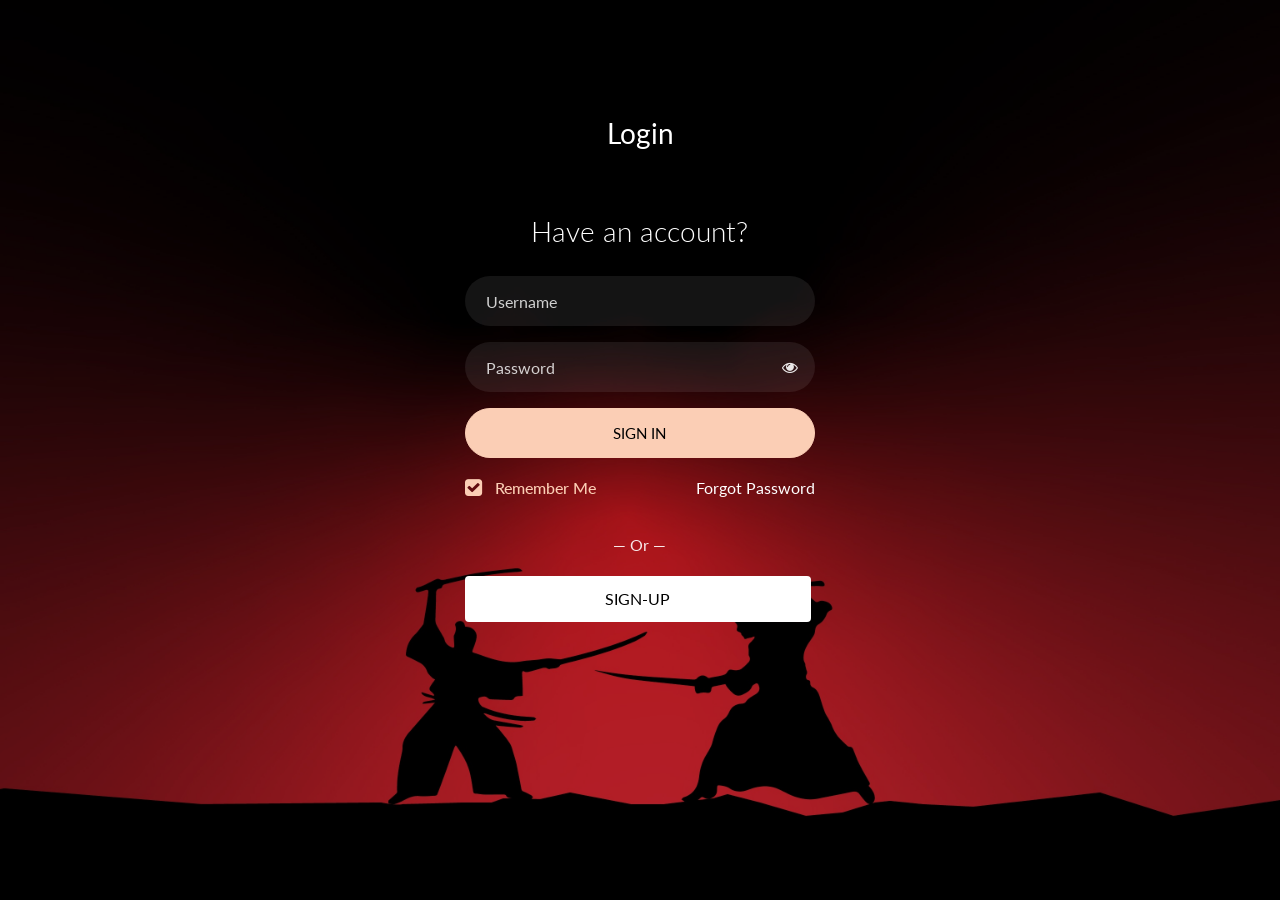
<file: login/index.html>
<!doctype html>
<html lang="en">
  <head>
  	<title>Login 10</title>
    <meta charset="utf-8">
    <meta name="viewport" content="width=device-width, initial-scale=1, shrink-to-fit=no">

	<link href="https://fonts.googleapis.com/css?family=Lato:300,400,700&display=swap" rel="stylesheet">

	<link rel="stylesheet" href="https://stackpath.bootstrapcdn.com/font-awesome/4.7.0/css/font-awesome.min.css">
	
	<link rel="stylesheet" href="css/style.css">

	</head>
	<body class="img js-fullheight" style="background-image: url(images/fight.jpg);">
	<section class="ftco-section">
		<div class="container">
			<div class="row justify-content-center">
				<div class="col-md-6 text-center mb-5">
					<h2 class="heading-section">Login </h2>
				</div>
			</div>
			<div class="row justify-content-center">
				<div class="col-md-6 col-lg-4">
					<div class="login-wrap p-0">
		      	<h3 class="mb-4 text-center">Have an account?</h3>
		      	<form action="#" class="signin-form">
		      		<div class="form-group">
		      			<input type="text" class="form-control" placeholder="Username" required>
		      		</div>
	            <div class="form-group">
	              <input id="password-field" type="password" class="form-control" placeholder="Password" required>
	              <span toggle="#password-field" class="fa fa-fw fa-eye field-icon toggle-password"></span>
	            </div>
	            <div class="form-group">
	            	<button type="submit" class="form-control btn btn-primary submit px-3">Sign In</button>
	            </div>
	            <div class="form-group d-md-flex">
	            	<div class="w-50">
		            	<label class="checkbox-wrap checkbox-primary">Remember Me
									  <input type="checkbox" checked>
									  <span class="checkmark"></span>
									</label>
								</div>
								<div class="w-50 text-md-right">
									<a href="#" style="color: #fff">Forgot Password</a>
								</div>
	            </div>
	          </form>
	          <p class="w-100 text-center">&mdash; Or &mdash;</p>
	          <div class="social d-flex text-center">
	          	<a href="signup.html" class="px-2 py-2 mr-md-1 rounded">	 SIGN-UP</SIGN-UP></a>
	          	
	          </div>
		      </div>
				</div>
			</div>
		</div>
	</section>

	<script src="js/jquery.min.js"></script>
  <script src="js/popper.js"></script>
  <script src="js/bootstrap.min.js"></script>
  <script src="js/main.js"></script>

	</body>
</html>
</file>
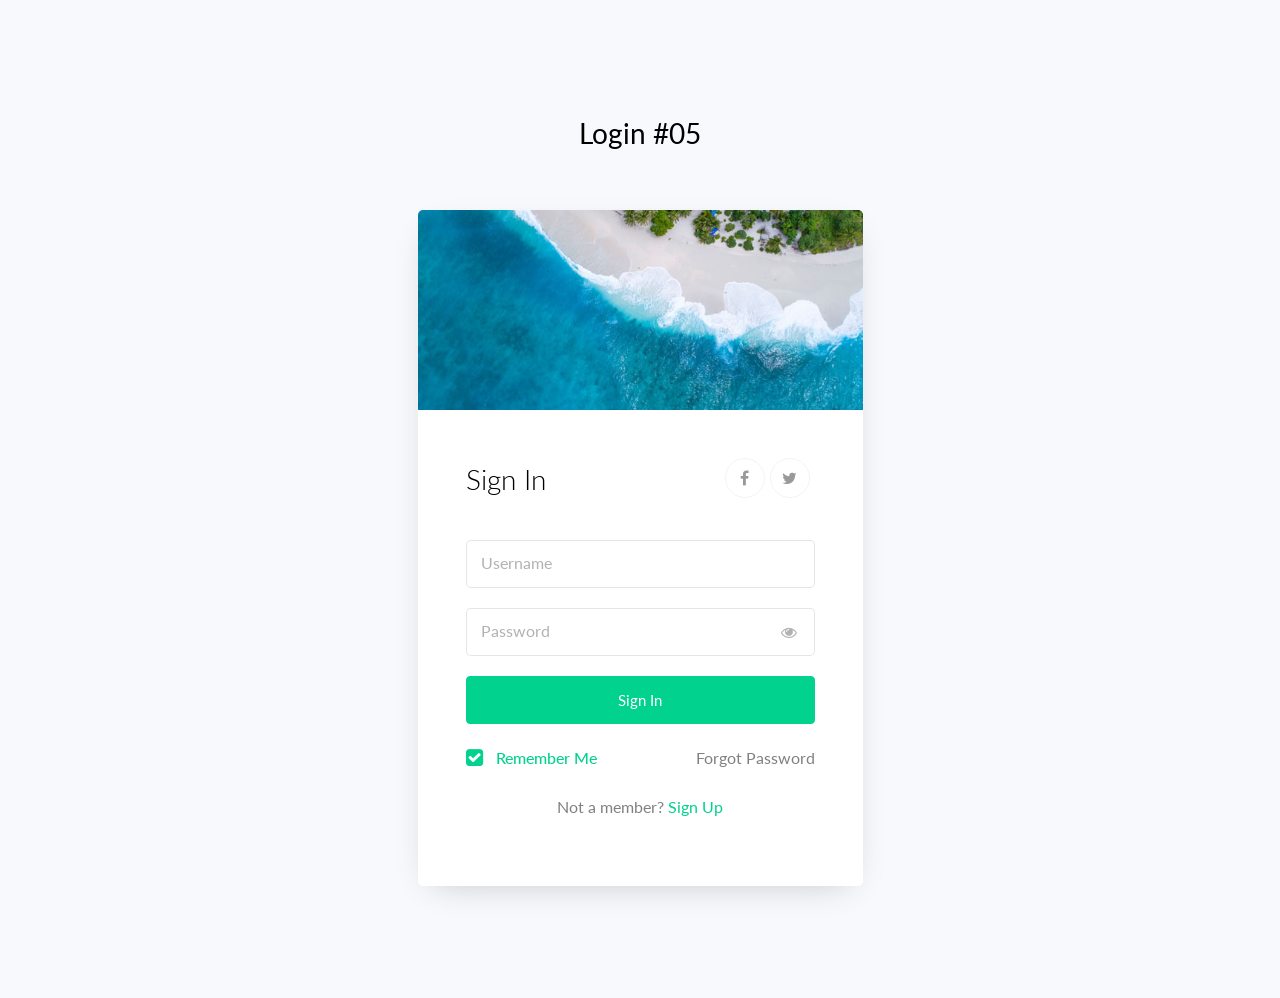
<file: login69/index.html>
<!doctype html>
<html lang="en">
  <head>
  	<title>Login 05</title>
    <meta charset="utf-8">
    <meta name="viewport" content="width=device-width, initial-scale=1, shrink-to-fit=no">

	<link href="https://fonts.googleapis.com/css?family=Lato:300,400,700&display=swap" rel="stylesheet">

	<link rel="stylesheet" href="https://stackpath.bootstrapcdn.com/font-awesome/4.7.0/css/font-awesome.min.css">
	
	<link rel="stylesheet" href="css/style.css">

	</head>
	<body>
	<section class="ftco-section">
		<div class="container">
			<div class="row justify-content-center">
				<div class="col-md-6 text-center mb-5">
					<h2 class="heading-section">Login #05</h2>
				</div>
			</div>
			<div class="row justify-content-center">
				<div class="col-md-7 col-lg-5">
					<div class="wrap">
						<div class="img" style="background-image: url(images/bg-1.jpg);"></div>
						<div class="login-wrap p-4 p-md-5">
			      	<div class="d-flex">
			      		<div class="w-100">
			      			<h3 class="mb-4">Sign In</h3>
			      		</div>
								<div class="w-100">
									<p class="social-media d-flex justify-content-end">
										<a href="#" class="social-icon d-flex align-items-center justify-content-center"><span class="fa fa-facebook"></span></a>
										<a href="#" class="social-icon d-flex align-items-center justify-content-center"><span class="fa fa-twitter"></span></a>
									</p>
								</div>
			      	</div>
							<form action="#" class="signin-form">
			      		<div class="form-group mt-3">
			      			<input type="text" class="form-control" required>
			      			<label class="form-control-placeholder" for="username">Username</label>
			      		</div>
		            <div class="form-group">
		              <input id="password-field" type="password" class="form-control" required>
		              <label class="form-control-placeholder" for="password">Password</label>
		              <span toggle="#password-field" class="fa fa-fw fa-eye field-icon toggle-password"></span>
		            </div>
		            <div class="form-group">
		            	<button type="submit" class="form-control btn btn-primary rounded submit px-3">Sign In</button>
		            </div>
		            <div class="form-group d-md-flex">
		            	<div class="w-50 text-left">
			            	<label class="checkbox-wrap checkbox-primary mb-0">Remember Me
									  <input type="checkbox" checked>
									  <span class="checkmark"></span>
										</label>
									</div>
									<div class="w-50 text-md-right">
										<a href="#">Forgot Password</a>
									</div>
		            </div>
		          </form>
		          <p class="text-center">Not a member? <a data-toggle="tab" href="#signup">Sign Up</a></p>
		        </div>
		      </div>
				</div>
			</div>
		</div>
	</section>

	<script src="js/jquery.min.js"></script>
  <script src="js/popper.js"></script>
  <script src="js/bootstrap.min.js"></script>
  <script src="js/main.js"></script>

	</body>
</html>
</file>
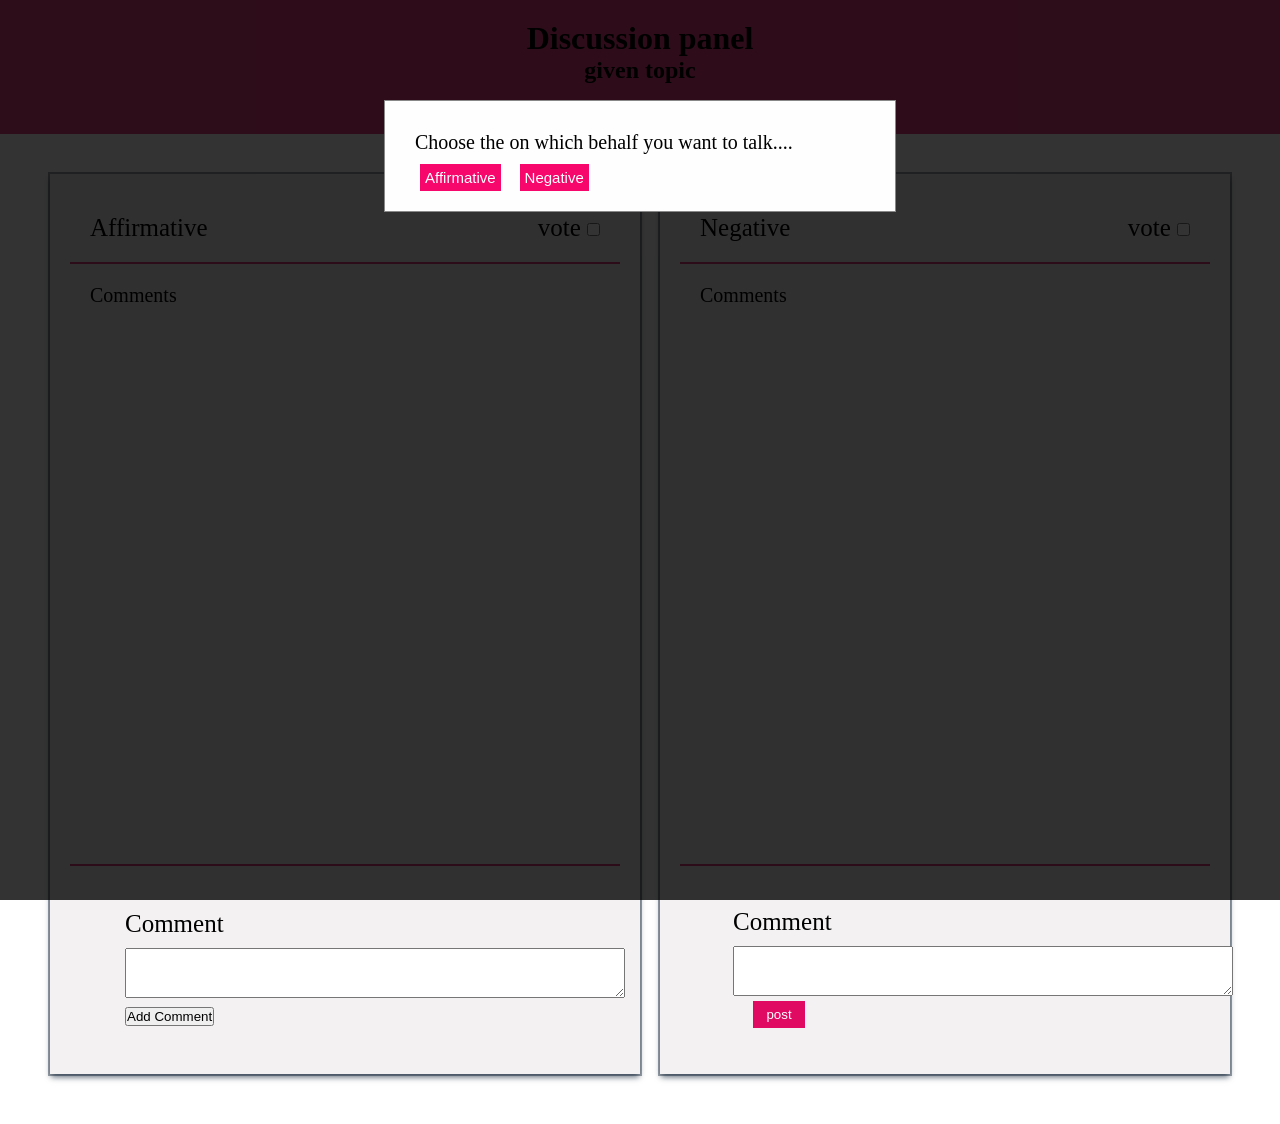
<file: debate.html>
<!DOCTYPE html>
<html lang="en">
<head>
  <meta charset="utf-8">
  <title>InsightDebate</title>
  <meta name="description" content="Responsive HTML5 Template">
  <meta name="author" content="webthemez">

  <!-- Mobile Meta -->
  <meta name="viewport" content="width=device-width, initial-scale=1.0">

  <link rel="stylesheet" href="css/style2.css">

  
  
</head>

<body onload="f1()">

  <div id="myModal" class="modal">

    <!-- Modal content -->
    <div class="modal-content">
      <!-- <span class="close">&times;</span> -->
      <p class="p11">Choose the on which behalf you want to talk....</p>
      <button class="af" id="af1"> Affirmative</button>
      <button class="ne" id="ne1"> Negative</button>
    </div>
  
  </div>

 




  <div class="heading">
    <p><h1>Discussion panel</h1></p>
    <p><h2>given topic</h2></p>
  </div>
  <div class="debate_layout">
    <div class="agree" style="background-color: rgba(243, 241, 241, 0.995);">
      <div class="favour">
        <p> Affirmative</p>
        <form action="">
          <label>vote</label>
          <input type="checkbox" name="vote" id="vote">
        </form>
              
      </div>
      <div class="cont"> Comments
       
       <p></p>
       <p></p>
       <p></p>
       <p></p>
       <p></p>
       <p></p>


      </div>
      <div class="comment-layout1" id="comm1">
        <div style="padding-bottom: 2%;"><label style="font-size: 25px;">Comment</label></div>
         <div>
          <form action="">
          <textarea id="comment" name="comment" class="comm-infavor"></textarea>
         <!-- <input type="text" class="" id="comm-infavor"> -->
         <button onclick="addComment()">Add Comment</button>
        </form>
        </div>
       </div>
    </div>
    <script>

  async function addComment() {
      const user = document.getElementById('af1').value;
      const comment = document.getElementById('comment').value;
      const response = await fetch('server.php', {
          method: 'POST',
          headers: {
              'Content-Type': 'application/json'
          },
          body: JSON.stringify({ user, comment })
      });
      if (response.ok) {
          fetchComments();
          document.getElementById('user').value = '';
          document.getElementById('comment').value = '';
      } else {
          const errorData = await response.json();
          alert(errorData.message || 'Failed to add comment');
      }
  }

  fetchComments();
</script>             


    <div class="disagree" style="background-color: rgba(243, 241, 241, 0.995); margin-left: 20px;">
       <div class="favour">
        <p> Negative</p>
        <div id="v1">
          <form action="">
            <label>vote</label>
            <input type="checkbox" name="vote" id="vote">
          </form>
        </div>
        
      </div>
       <div class="cont">Comments

       <p></p>
       <p></p>
       <p></p>
       <p></p>
       <p></p>
       <p></p>



       </div>
       <div class="comment-layout2" id="comm2">
        <div style="padding-bottom: 2%;"><label style="font-size: 25px;">Comment</label></div>
         <div>
          <form action="">
          <textarea id="comment" name="comment" class="comm-infavor"></textarea>
         <!-- <input type="text" class="" id="comm-infavor"> -->
          <button class="btn6">post</button>
        </form>
        </div>
       </div>
    </div>
  </div>



 
    <script src="https://cdn.jsdelivr.net/npm/bootstrap@5.3.3/dist/js/bootstrap.bundle.min.js" integrity="sha384-YvpcrYf0tY3lHB60NNkmXc5s9fDVZLESaAA55NDzOxhy9GkcIdslK1eN7N6jIeHz" crossorigin="anonymous"></script>


    <script>
      
      var modal = document.getElementById("myModal");
      
     
      var span = document.getElementsByClassName("close")[0];

      var af=document.getElementById("af1");
      var ne=document.getElementById("ne1");



      var comm1=document.getElementById("comm1");
      var comm2=document.getElementById("comm2");
      
      // When the user clicks the button, open the modal 
      function f1() {
        modal.style.display = "block";
      }
      
      
      
      af.onclick=function(){
        modal.style.display="none";
        comm2.style.display="none";
        
      }

      ne.onclick=function(){
        modal.style.display="none";
        comm1.style.display="none";
      }


      </script>
      <script type="text/javascript" src="js/script.js"></script>
      <script type="text/javascript" src="js/script2.js"></script>
      
</body>
</html>
</file>
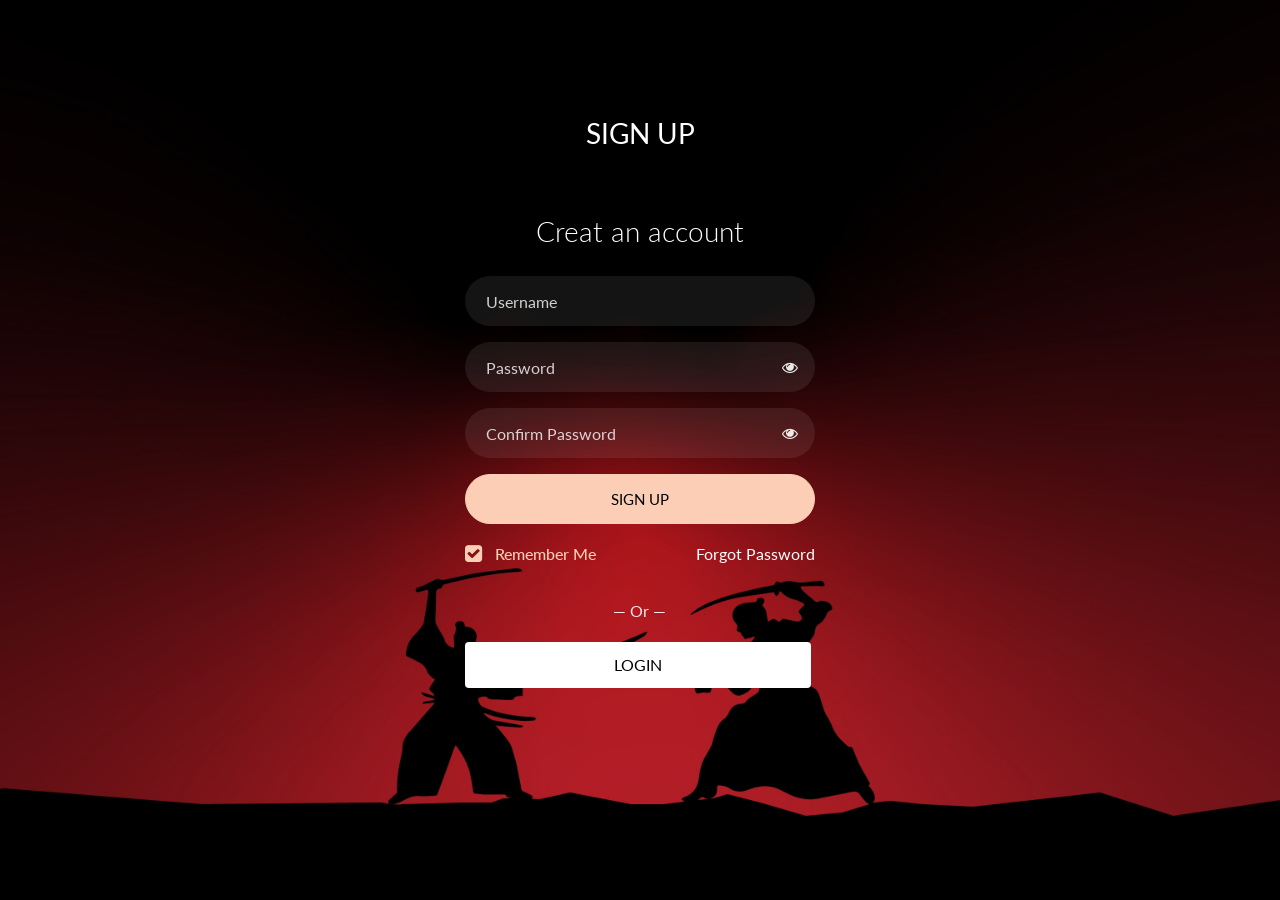
<file: login/signup.html>
<!doctype html>
<html lang="en">
  <head>
  	<title>Login 10</title>
    <meta charset="utf-8">
    <meta name="viewport" content="width=device-width, initial-scale=1, shrink-to-fit=no">

	<link href="https://fonts.googleapis.com/css?family=Lato:300,400,700&display=swap" rel="stylesheet">

	<link rel="stylesheet" href="https://stackpath.bootstrapcdn.com/font-awesome/4.7.0/css/font-awesome.min.css">
	
	<link rel="stylesheet" href="css/style.css">

	</head>
	<body class="img js-fullheight" style="background-image: url(images/fight.jpg);">
	<section class="ftco-section">
		<div class="container">
			<div class="row justify-content-center">
				<div class="col-md-6 text-center mb-5">
					<h2 class="heading-section"> SIGN UP</h2>
				</div>
			</div>
			<div class="row justify-content-center">
				<div class="col-md-6 col-lg-4">
					<div class="login-wrap p-0">
		      	<h3 class="mb-4 text-center">Creat an account</h3>
		      	<form action="#" class="signin-form">
		      		<div class="form-group">
		      			<input type="text" class="form-control" placeholder="Username" required>
		      		</div>
                      <div class="form-group">
                        <input id="password-field" type="password" class="form-control" placeholder="Password" required>
                        <span toggle="#password-field" class="fa fa-fw fa-eye field-icon toggle-password"></span>
                      </div>
	            <div class="form-group">
	              <input id="password-field" type="password" class="form-control" placeholder="Confirm Password" required>
	              <span toggle="#password-field" class="fa fa-fw fa-eye field-icon toggle-password"></span>
	            </div>
	            <div class="form-group">
	            	<button type="submit" class="form-control btn btn-primary submit px-3">Sign UP</button>
	            </div>
	            <div class="form-group d-md-flex">
	            	<div class="w-50">
		            	<label class="checkbox-wrap checkbox-primary">Remember Me
									  <input type="checkbox" checked>
									  <span class="checkmark"></span>
									</label>
								</div>
								<div class="w-50 text-md-right">
									<a href="#" style="color: #fff">Forgot Password</a>
								</div>
	            </div>
	          </form>
	          <p class="w-100 text-center">&mdash; Or &mdash;</p>
	          <div class="social d-flex text-center">
	          	<a href="index.html" class="px-2 py-2 mr-md-1 rounded">	 LOGIN</SIGN-UP></a>
	          	
	          </div>
		      </div>
				</div>
			</div>
		</div>
	</section>

	<script src="js/jquery.min.js"></script>
  <script src="js/popper.js"></script>
  <script src="js/bootstrap.min.js"></script>
  <script src="js/main.js"></script>

	</body>
</html>
</file>
<file: css/style2.css>
/* The Modal (background) */
 .modal {
  display: none; /* Hidden by default */
  position: fixed; /* Stay in place */
  z-index: 1; /* Sit on top */
  padding-top: 100px; /* Location of the box */
  left: 0;
  top: 0;
  width: 100%; /* Full width */
  height: 100%; /* Full height */
  overflow: auto; /* Enable scroll if needed */
  background-color: rgb(0,0,0); /* Fallback color */
  background-color: rgba(0,0,0,0.8); /* Black w/ opacity */
}

/* Modal Content */
.modal-content {
  background-color: #fefefe;
  margin: auto;
  padding: 20px;
  border: 1px solid #888;
  width: 40%;
}
  
  .debate_layout{
  display: grid;
  grid-template-columns: 1fr 1fr;
  height: 900px;
  margin-left: 50px;
  margin-right: 50px;
  margin-bottom: 50px;
  }
 
  

  
  

  
  *{
    
    margin: 0;
    padding: 0;
    box-sizing: border-box;
 
  }

  .heading{
    text-align: center;
    padding-bottom: 50px;
    background-color: rgba(219, 10, 97, 0.78);
    margin-bottom: 40px;
    padding-top:20px;
  }
  
  .agree,.disagree{
   display: flex;
   flex-direction: column;
   padding: 20px;
   box-shadow: rgba(6, 24, 44, 0.4) 0px 0px 0px 2px, rgba(6, 24, 44, 0.65) 0px 4px 6px -1px, rgba(255, 255, 255, 0.08) 0px 1px 0px inset;
  }

  

  .comment-layout1{
    /* display: flex; */
    /* background-color: rgba(0, 0, 0, 0.78); */
    gap: 10px;
    padding: 3%;
    /* padding-right: 3%; */
    flex-wrap: wrap;
    font-size: 20px;
    padding-left: 10%;
    /* color: white; */
  }



  .comment-layout2{
    /* display: flex; */
    /* background-color: rgba(0, 0, 0, 0.78); */
    gap: 10px;
    padding: 3%;
    /* padding-right: 3%; */
    flex-wrap: wrap;
    font-size: 20px;
    padding-left: 10%;
    /* color: white; */
  }

  .favour{
    border-bottom: 2px solid rgba(219, 10, 97, 0.78);  
    display: flex;
    /* flex-direction: column; */
    padding: 20px;
    flex-wrap: wrap;
    /* text-align: center; */
    font-size: 25px;
    justify-content: space-between;
  }

  .cont{
    padding: 20px;
    display: flex;
    flex-direction: column;
    border-bottom: 2px solid rgba(219, 10, 97, 0.78);
    height: 70%;
    margin-bottom: 5%;
    flex-wrap: wrap;
    text-wrap: wrap;
    font-size: 20px;
    /* background-color: aqua; */
  }

  .comm-infavor{
    width: 500px;
    height: 50px;
    text-decoration: none;
  }

  .btn6{
    width: 52px; height: 27px; margin-left: 20px; background-color:#E00A63; border: none;
    color: white;
    
  }
  .btn6:hover{
    background-color:#BB0A53 ;    
  }

  .p11{
    padding: 10px;
    font-size: 20px;
  }

  .af,.ne{
    padding: 5px;
    margin-left: 15px;
    border: none;
    background-color:#f7076b;
    color: white;
    font-size: 15px;
  }
  .af:hover,.ne:hover{
   background-color: #BB0A53;
  }
</file>
